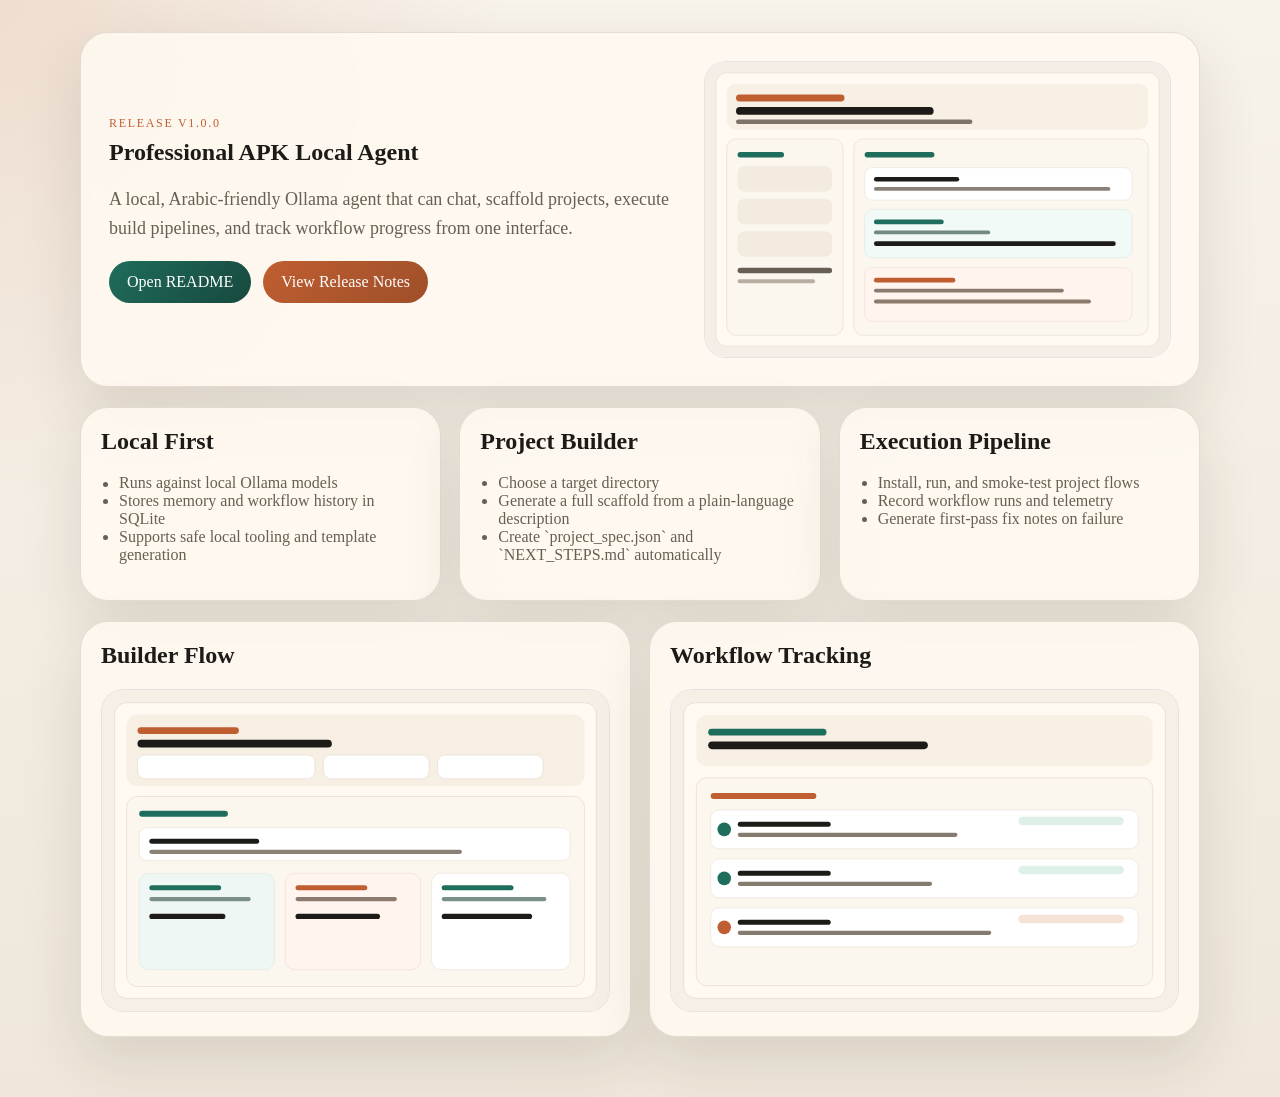
<file: docs/index.html>
<!doctype html>
<html lang="en">
  <head>
    <meta charset="utf-8">
    <meta name="viewport" content="width=device-width, initial-scale=1">
    <title>Professional APK - Local Ollama Agent</title>
    <style>
      :root {
        --bg: #f5efe5;
        --panel: rgba(255, 250, 242, 0.86);
        --ink: #1d1b17;
        --muted: #675f53;
        --line: rgba(92, 78, 59, 0.16);
        --accent: #1f6d5c;
        --accent-2: #bf5e31;
      }
      * { box-sizing: border-box; }
      body {
        margin: 0;
        font-family: "Iowan Old Style", "Palatino Linotype", serif;
        color: var(--ink);
        background:
          radial-gradient(circle at top left, rgba(191, 94, 49, 0.14), transparent 30%),
          linear-gradient(180deg, #f7f2ea 0%, #efe7db 100%);
      }
      .shell {
        width: min(1120px, calc(100vw - 32px));
        margin: 32px auto 60px;
      }
      .hero,
      .panel {
        background: var(--panel);
        border: 1px solid var(--line);
        border-radius: 28px;
        backdrop-filter: blur(10px);
        box-shadow: 0 24px 60px rgba(52, 42, 28, 0.12);
      }
      .hero {
        padding: 28px;
        display: grid;
        grid-template-columns: 1.1fr 0.9fr;
        gap: 24px;
        align-items: center;
      }
      .eyebrow {
        color: var(--accent-2);
        text-transform: uppercase;
        letter-spacing: 0.14em;
        font-size: 12px;
        margin: 0 0 8px;
      }
      h1, h2, p { margin-top: 0; }
      .sub {
        color: var(--muted);
        font-size: 18px;
        line-height: 1.6;
      }
      .actions {
        display: flex;
        gap: 12px;
        flex-wrap: wrap;
      }
      .button {
        display: inline-block;
        text-decoration: none;
        padding: 12px 18px;
        border-radius: 999px;
        color: white;
        background: linear-gradient(135deg, var(--accent), #17483e);
      }
      .button.secondary {
        background: linear-gradient(135deg, var(--accent-2), #9f4f29);
      }
      .grid {
        margin-top: 20px;
        display: grid;
        grid-template-columns: repeat(3, 1fr);
        gap: 18px;
      }
      .panel {
        padding: 20px;
      }
      .shots {
        margin-top: 20px;
        display: grid;
        grid-template-columns: 1fr 1fr;
        gap: 18px;
      }
      img {
        width: 100%;
        border-radius: 22px;
        border: 1px solid var(--line);
        background: white;
      }
      ul {
        padding-left: 18px;
        color: var(--muted);
      }
      @media (max-width: 900px) {
        .hero,
        .grid,
        .shots {
          grid-template-columns: 1fr;
        }
      }
    </style>
  </head>
  <body>
    <main class="shell">
      <section class="hero">
        <div>
          <p class="eyebrow">Release v1.0.0</p>
          <h1>Professional APK Local Agent</h1>
          <p class="sub">
            A local, Arabic-friendly Ollama agent that can chat, scaffold projects,
            execute build pipelines, and track workflow progress from one interface.
          </p>
          <div class="actions">
            <a class="button" href="../README.md">Open README</a>
            <a class="button secondary" href="../RELEASE_NOTES_v1.0.0.md">View Release Notes</a>
          </div>
        </div>
        <img src="./assets/dashboard-shot.svg" alt="Dashboard screenshot">
      </section>

      <section class="grid">
        <article class="panel">
          <h2>Local First</h2>
          <ul>
            <li>Runs against local Ollama models</li>
            <li>Stores memory and workflow history in SQLite</li>
            <li>Supports safe local tooling and template generation</li>
          </ul>
        </article>
        <article class="panel">
          <h2>Project Builder</h2>
          <ul>
            <li>Choose a target directory</li>
            <li>Generate a full scaffold from a plain-language description</li>
            <li>Create `project_spec.json` and `NEXT_STEPS.md` automatically</li>
          </ul>
        </article>
        <article class="panel">
          <h2>Execution Pipeline</h2>
          <ul>
            <li>Install, run, and smoke-test project flows</li>
            <li>Record workflow runs and telemetry</li>
            <li>Generate first-pass fix notes on failure</li>
          </ul>
        </article>
      </section>

      <section class="shots">
        <article class="panel">
          <h2>Builder Flow</h2>
          <img src="./assets/builder-shot.svg" alt="Builder screenshot">
        </article>
        <article class="panel">
          <h2>Workflow Tracking</h2>
          <img src="./assets/workflow-shot.svg" alt="Workflow screenshot">
        </article>
      </section>
    </main>
  </body>
  </html>
</file>
